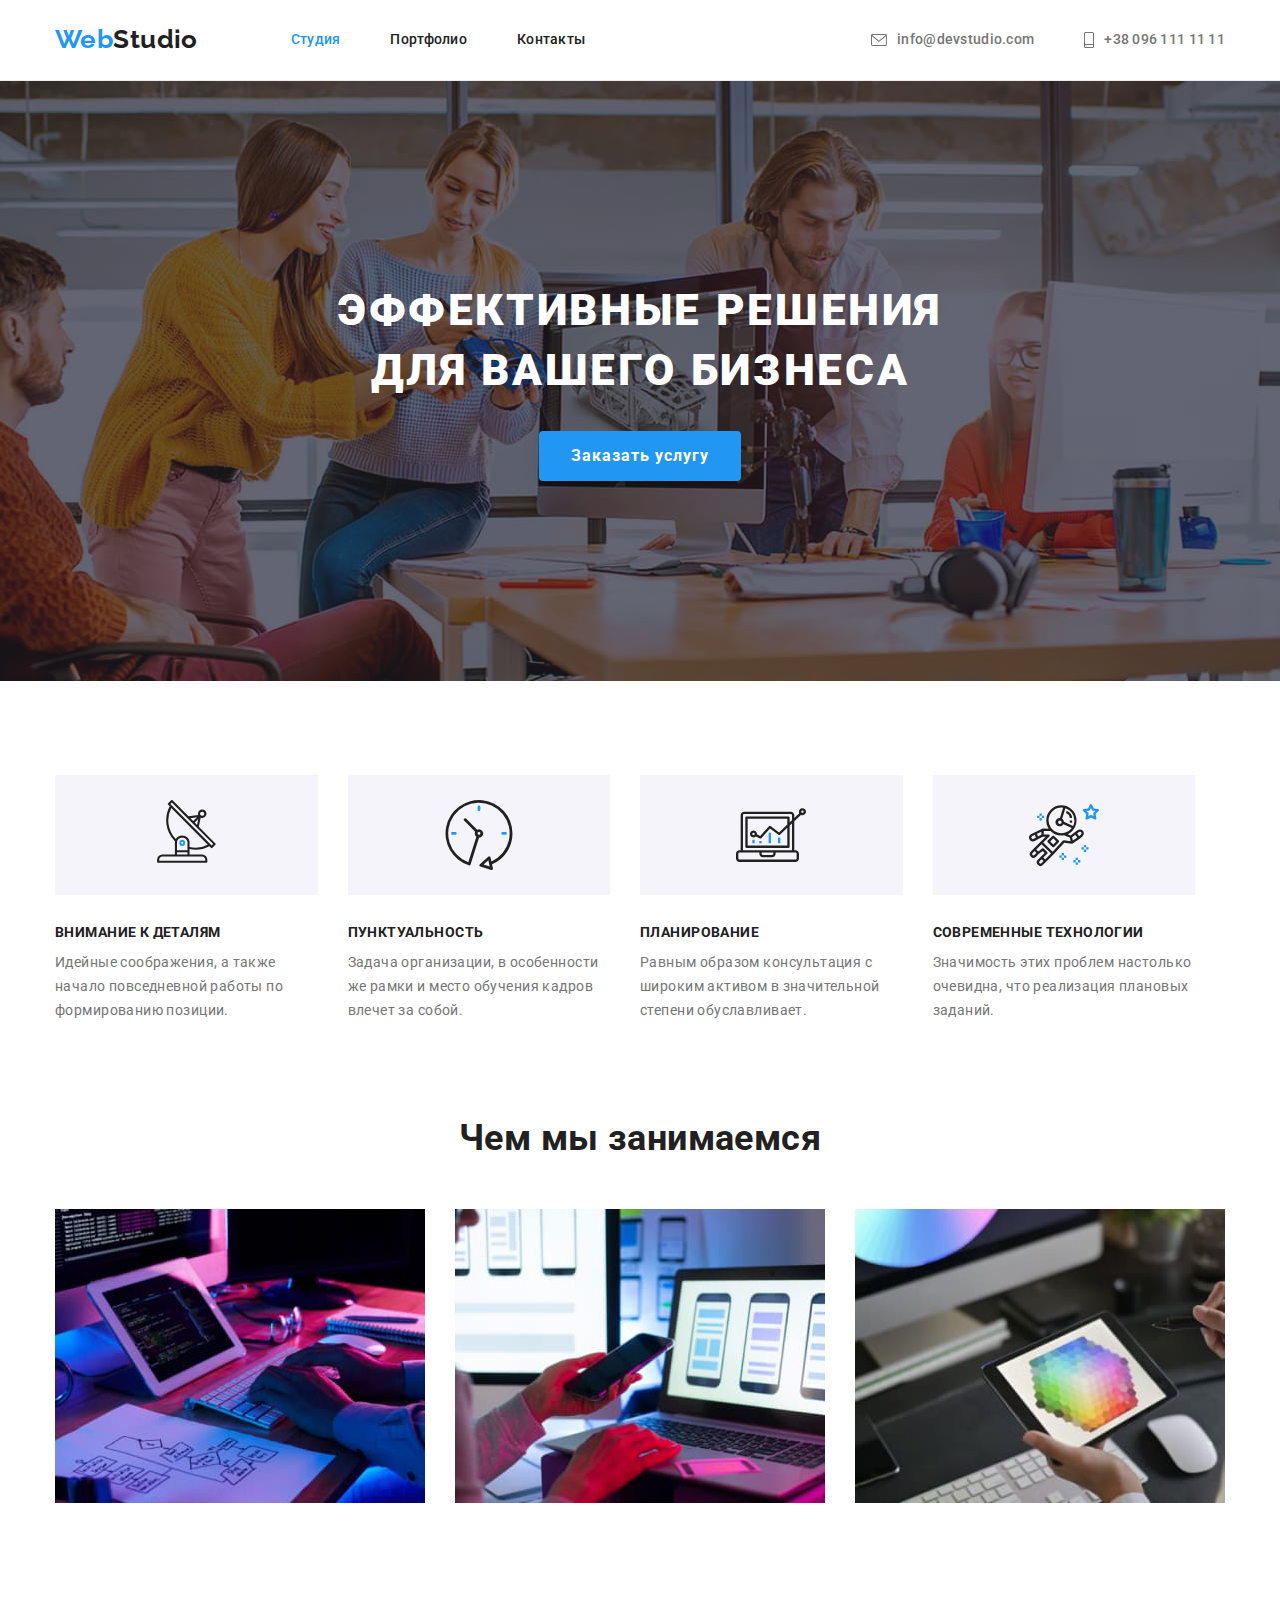
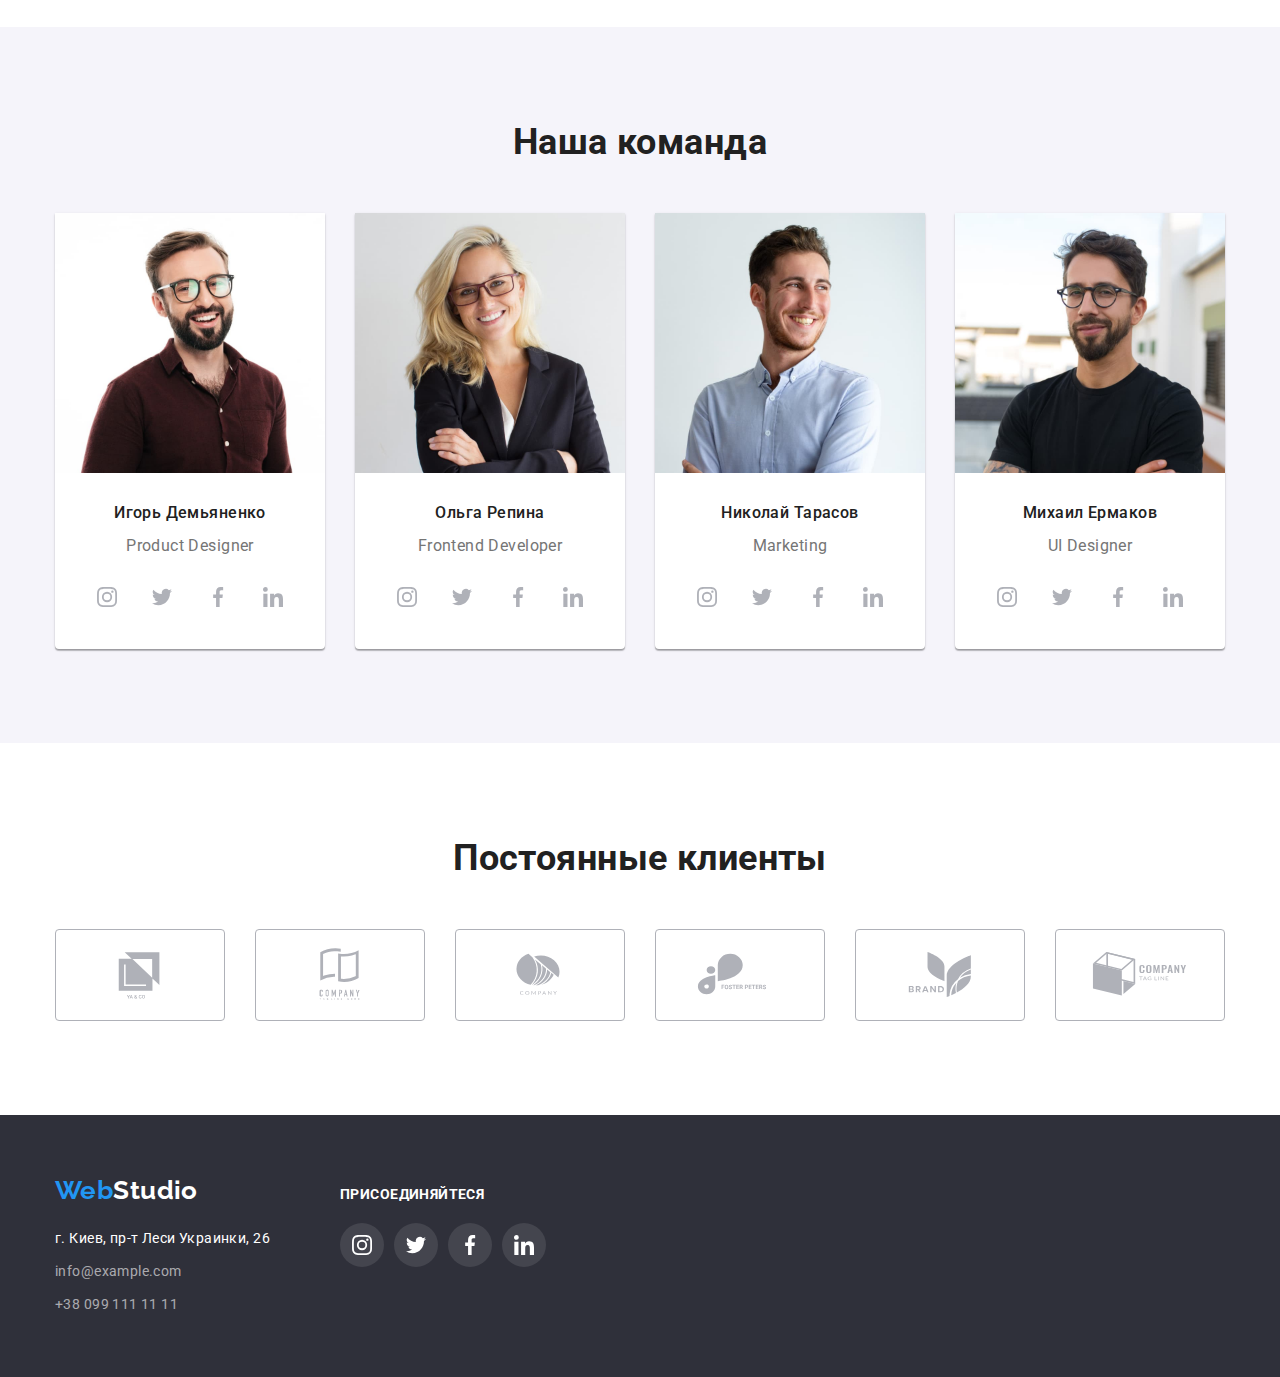
<file: index.html>
<!DOCTYPE html>
<html lang="ru">
<head>
    <meta charset="UTF-8">
    <meta http-equiv="X-UA-Compatible" content="IE=edge">
    <meta name="viewport" content="width=device-width, initial-scale=1.0">

    <link href="https://fonts.googleapis.com/css2?family=Raleway:wght@700&family=Roboto:wght@400;500;700;900&display=swap"
          rel="stylesheet"
      />
      <link rel="stylesheet" 
      href="https://cdnjs.cloudflare.com/ajax/libs/modern-normalize/1.1.0/modern-normalize.min.css">
   
    <link rel="stylesheet" href="css/styles.css"/>
   
    <title> ВебСтудия</title>
    </head >
<body>
             <!--Верхняя линия-->
    <header> 
      <div class="container header-nav">
             <!--Навигация-->
         <nav class="site-nav" >
             <a href="./index.html" class="logo">Web<span class="logo-black">Studio</span></a>
               <ul class="site-nav list ">
                <li class="item" ><a href="" class="link current">Студия</a></li>
                <li class="item" ><a href="./portfolio.html" class="link">Портфолио</a></li>
                <li class="item" ><a href="" class="link">Контакты</a></li>
           </ul>
         </nav>
           <ul class="nav-item list">
               <li class="item" >
                 <a class="link" href="mailto:info@devstudio.com">
                  <svg class="mail-icon" width="16" height="12">
                    <use href="./images/icons.svg#envelope"></use>
                  </svg> 
                  info@devstudio.com
                </a>
              </li>
               <li class="item">
              <a class="link" href="tel:+380961111111">
                <svg  class="phone-icon" width="10" height="16">
                  <use href="./images/icons.svg#phone"></use>
                </svg>
                +38 096 111 11 11
              </a>
            </li>
           </ul>
          </div>
    </header>
            <!--Уникальный контент-->
     <main>
             <!--Шапка-->
        <section class="hero text">
          <div class="container ">
            <h1 class="hero-title">ЭФФЕКТИВНЫЕ РЕШЕНИЯ ДЛЯ ВАШЕГО БИЗНЕСА  </h1>
                <button type="button" class="button-hero">Заказать услугу</button>
        </div>
              </section>
             <!--Особенности-->
        <section class="section ">
          <div class="container">
          <h2 class="section-title visually-hidden">Особенности</h2>
            <ul class="  list features ">
              <li class="item ">
              <div class="specifics" >             
                <svg  class="spf-icn"  width="70" height="70">
                  <use href="./images/icons.svg#antenna"></use>
                </svg>
              </div>
                  <h3 class="title">ВНИМАНИЕ К ДЕТАЛЯМ </h3>
                   <p class="text">Идейные соображения, а также<br>начало повседневной работы по <br>
                      формированию позиции.</p>
                    </li>
                <li class="item ">
              <div class="specifics">
                <svg  class="spf-icn" width="70" height="70">
                  <use href="./images/icons.svg#clock"></use>
                </svg>
              </div>
                  <h3 class="title">ПУНКТУАЛЬНОСТЬ</h3>
                   <p class="text">Задача организации, в особенности <br> же рамки и место обучения 
                     кадров <br> влечет за собой.</p>
                    </li>
                 <li class="item ">
              <div class="specifics">
                <svg  class="spf-icn" width="70" height="70">
                  <use href="./images/icons.svg#diagram"></use>
                </svg>
              </div>
                   <h3 class="title">ПЛАНИРОВАНИЕ </h3>
                   <p class="text">Равным образом консультация с <br> широким активом в значительной <br>
                      степени обуславливает.</p>
                    </li>
                <li class="item">
              <div class="specifics"> 
                <svg  class="spf-icn" width="70" height="70">
                  <use href="./images/icons.svg#astronaut"></use>
                </svg>   
              </div>              
                  <h3 class="title">СОВРЕМЕННЫЕ ТЕХНОЛОГИИ </h3>
                   <p class="text">Значимость этих проблем настолько <br> очевидна, что реализация 
                     плановых <br> заданий.</p>
                    </li>
            </ul>
          </div>
        </section>
             <!--Чем мы занимаемся-->
        <section class="section section-padding">
          <div class="container container-plus">
            <h2 class="section-title">Чем мы занимаемся</h2>
        <ul class="feature-list list">
           <li class="box">
             <img class="img" src="images/i11.jpg" alt="Верстка"
                    width="370" /></li>
           <li class="box">
             <img class="img" src="images/i21.jpg" alt="Дизайн" 
                    width="370" /></li>
           <li class="box">
             <img class="img" src="images/i31.jpg" alt="Оформление" 
                    width="370"/></li>
        </ul>
        </div>
        </section>
             <!--Наша команда-->
        <section class="section feature">
          <div class="container">
           <h2 class="section-title">Наша команда</h2>
             <ul class="feature-list list">
                 <li class="team-card">
                   <img class="img" src="images/img21.jpg" alt="Игорь Демьяненко" 
                          width="270"/>
                   <div class="item">
                     <h3 class="title ">Игорь Демьяненко</h3>
                           <p class="text-list item">Product Designer</p>
                   </div>
          <ul class="social-media list">
              <li class="social-item">
                  <a class="social-link" href=""  >
                    <svg class="social-icon" width="20" height="20">
                          <use href="./images/icons.svg#instagram"></use>
                    </svg>
                      </a>
                  </li>
                  <li class="social-item">
                    <a class="social-link" href="">
                      <svg class="social-icon" width="20" height="20">
                        <use href="./images/icons.svg#twitter"></use>
                      </svg>
                    </a>
                </li>
                <li class="social-item">
                  <a class="social-link" href="">
                    <svg class="social-icon" width="20" height="20">
                      <use href="./images/icons.svg#facebook"></use>
                    </svg>
                  </a>
              </li>
              <li class="social-item">
                <a class="social-link" href="">
                  <svg class="social-icon" width="20" height="20">
                    <use href="./images/icons.svg#linkedin"></use>
                  </svg>
                </a>
            </li>
                </ul>
              </li>
                 <li class="team-card">
                   <img class="img" src="images/img22.jpg" alt="Ольга Репина" 
                          width="270" />
                   <div class="item">
                     <h3 class="title">Ольга Репина</h3>
                            <p class="text-list item">Frontend Developer</p>
                   </div>
                   <ul class="social-media list">
                    <li class="social-item">
                        <a class="social-link" href="" >
                          <svg class="social-icon" width="20" height="20">
                                <use href="./images/icons.svg#instagram"></use>
                          </svg>
                            </a>
                        </li>
                        <li class="social-item">
                          <a class="social-link" href="">
                            <svg class="social-icon" width="20" height="20">
                              <use href="./images/icons.svg#twitter"></use>
                            </svg>
                          </a>
                      </li>
                      <li class="social-item">
                        <a class="social-link" href="">
                          <svg class="social-icon" width="20" height="20">
                            <use href="./images/icons.svg#facebook"></use>
                          </svg>
                        </a>
                    </li>
                    <li class="social-item">
                      <a class="social-link" href="">
                        <svg class="social-icon" width="20" height="20">
                          <use href="./images/icons.svg#linkedin"></use>
                        </svg>
                      </a>
                  </li>
                      </ul>
                  </li>
                 <li class="team-card">
                   <img class="img" src="images/img23.jpg" alt="Николай Тарасов" 
                          width="270"/>
                   <div class="item">
                       <h3 class="title">Николай Тарасов</h3>
                            <p class="text-list item">Marketing</p>
                   </div>
                   <ul class="social-media list">
                    <li class="social-item">
                        <a class="social-link" href="" >
                          <svg class="social-icon" width="20" height="20">
                                <use href="./images/icons.svg#instagram"></use>
                          </svg>
                            </a>
                        </li>
                        <li class="social-item">
                          <a class="social-link" href="">
                            <svg class="social-icon" width="20" height="20">
                              <use href="./images/icons.svg#twitter"></use>
                            </svg>
                          </a>
                      </li>
                      <li class="social-item">
                        <a class="social-link" href="">
                          <svg class="social-icon" width="20" height="20">
                            <use href="./images/icons.svg#facebook"></use>
                          </svg>
                        </a>
                    </li>
                    <li class="social-item">
                      <a class="social-link" href="">
                        <svg class="social-icon" width="20" height="20">
                          <use href="./images/icons.svg#linkedin"></use>
                        </svg>
                      </a>
                  </li>
                      </ul>
                </li>
                 <li class="team-card">
                   <img class="img" src="images/img24.jpg" alt="Михаил Ермаков"
                          width="270" />
                   <div class="item">
                       <h3 class="title">Михаил Ермаков</h3>
                            <p class="text-list item">UI Designer</p>
                  </div>
                  <ul class="social-media list">
                    <li class="social-item">
                        <a class="social-link" href="" >
                          <svg class="social-icon" width="20" height="20">
                                <use href="./images/icons.svg#instagram"></use>
                          </svg>
                            </a>
                        </li>
                        <li class="social-item">
                          <a class="social-link" href="">
                            <svg class="social-icon" width="20" height="20">
                              <use href="./images/icons.svg#twitter"></use>
                            </svg>
                          </a>
                      </li>
                      <li class="social-item">
                        <a class="social-link" href="">
                          <svg class="social-icon" width="20" height="20">
                            <use href="./images/icons.svg#facebook"></use>
                          </svg>
                        </a>
                    </li>
                    <li class="social-item">
                      <a class="social-link" href="">
                        <svg class="social-icon" width="20" height="20">
                          <use href="./images/icons.svg#linkedin"></use>
                        </svg>
                      </a>
                  </li>
                      </ul>
                </li>
               </ul>
          </div> 
        </section>
        <!-- Постоянные клиенты -->
        <section class="clients section">
          <div class="container">
            <h2 class="section-title">Постоянные клиенты</h2>
            <ul class="clients-item list" >
            <li class="clients-icons">
              <a class="clients-link " href="">
                <svg class="client-icon" width="106" height="60">
                  <use href="./images/icons.svg#company1"></use>
                </svg>
              </a>
            </li>
            <li class="clients-icons">
              <a class="clients-link" href="">
                <svg class="client-icon" width="106" height="60">
                  <use href="./images/icons.svg#company2"></use>
                </svg>
              </a>
            </li>
            <li class="clients-icons">
              <a class="clients-link" href="">
                <svg class="client-icon" width="106" height="60">
                  <use href="./images/icons.svg#company3"></use>
                </svg>
              </a>
            </li>
            <li class="clients-icons">
              <a class="clients-link" href="">
                <svg class="client-icon" width="106" height="60">
                  <use href="./images/icons.svg#company4"></use>
                </svg>
              </a>
            </li>
            <li class="clients-icons">
              <a class="clients-link" href="">
                <svg class="client-icon" width="106" height="60">
                  <use href="./images/icons.svg#company5"></use>
                </svg>
              </a>
            </li>
            <li class="clients-icons">
              <a class="clients-link" href="">
                <svg class="client-icon" width="106" height="60">
                  <use href="./images/icons.svg#company6"></use>
                </svg>
              </a>
            </li>
            </ul>
          </div>
        </section>
     </main>
                 <!--Подвал-->
     <footer class="footer">
           <div class="container wrap">
             <div>
                <!-- Футер-лого-->
               <a href="./index.html" class="footer-logo ">Web<span class="footerlogo-white">Studio</span></a>
                <!--Address-->
          <address > 
            <ul class="footer-item list ">
              <li class="item"> 
                <a  class="link-white "  href="https://bit.ly/3pXMvUd" target="_blank" rel="noopener noreferrer">
                г. Киев, пр-т Леси Украинки, 26</a></li>
              <li class="item">
                <a class="link " href="mailto:info@devstudio.com">info@example.com</a></li>
              <li >
                <a class="link " href="tel:+380991111111">+38 099 111 11 11</a></li>
            </ul>
          </address>
        </div>
          <div  class="social-ftr">
            <p>ПРИСОЕДИНЯЙТЕСЯ</p>
            <ul class="social-ftr-media list">
              <li class="social-ftr-item">
                  <a class="social-ftr-link" href=""  >
                    <svg class="social-ftr-icon" width="20" height="20">
                          <use href="./images/icons.svg#instagram"></use>
                    </svg>
                      </a>
                  </li>
                  <li class="social-ftr-item">
                    <a class="social-ftr-link" href="">
                      <svg class="social-ftr-icon" width="20" height="20">
                        <use href="./images/icons.svg#twitter"></use>
                      </svg>
                    </a>
                </li>
                <li class="social-ftr-item">
                  <a class="social-ftr-link" href="">
                    <svg class="social-ftr-icon" width="20" height="20">
                      <use href="./images/icons.svg#facebook"></use>
                    </svg>
                  </a>
              </li>
              <li class="social-ftr-item">
                <a class="social-ftr-link" href="">
                  <svg class="social-ftr-icon" width="20" height="20">
                    <use href="./images/icons.svg#linkedin"></use>
                  </svg>
                </a>
            </li>
                </ul>
          </div>
        </div>
     </footer>
</body>
</html>
</file>
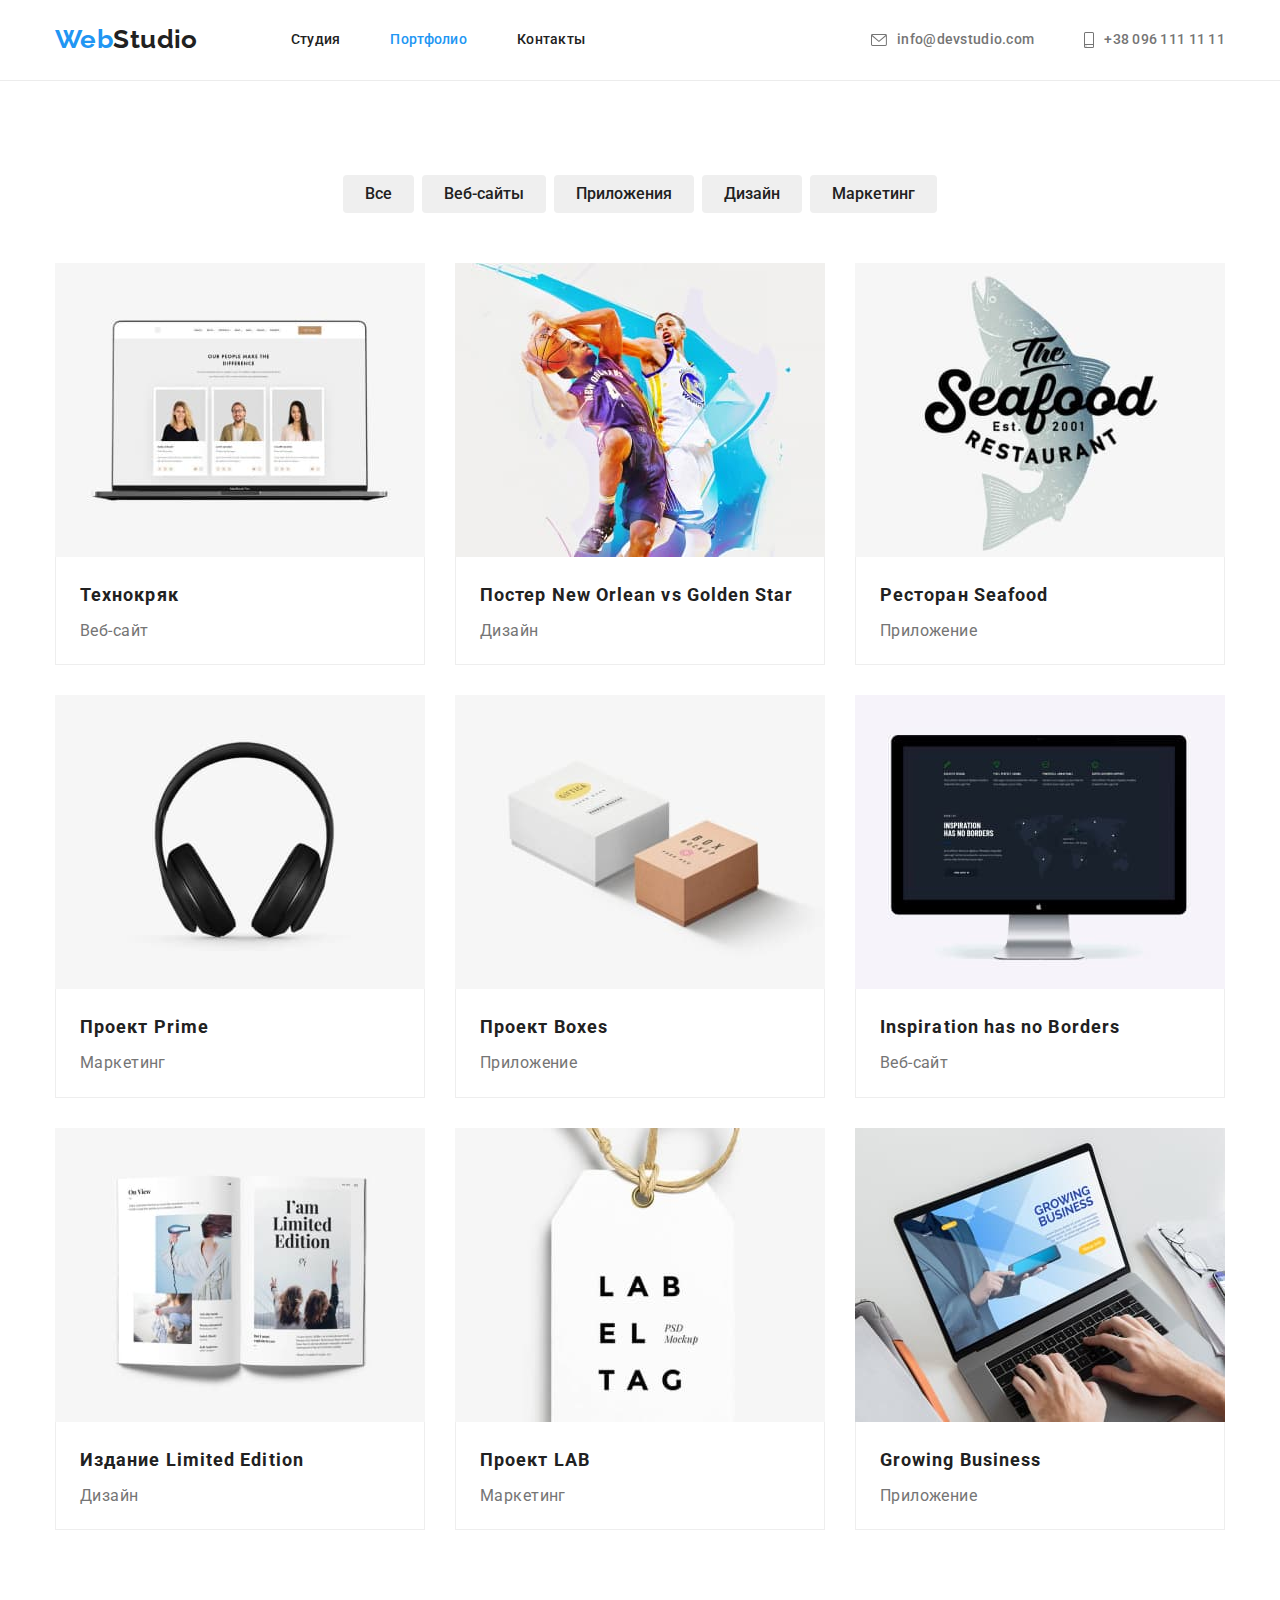
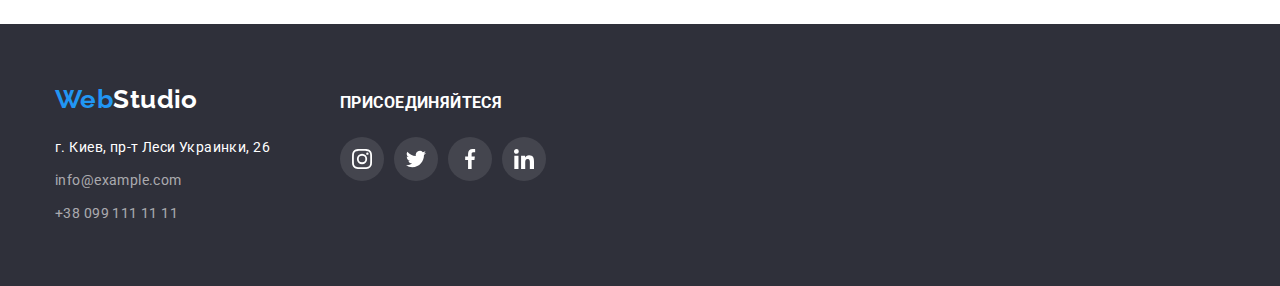
<file: portfolio.html>
<!DOCTYPE html>
<html lang="ru">
<head>
    <meta charset="UTF-8">
    <meta http-equiv="X-UA-Compatible" content="IE=edge">
    <meta name="viewport" content="width=device-width, initial-scale=1.0">

    <link href="https://fonts.googleapis.com/css2?family=Raleway:wght@700&family=Roboto:wght@400;500;700;900&display=swap"
          rel="stylesheet" />
     <link rel="stylesheet" 
          href="https://cdnjs.cloudflare.com/ajax/libs/modern-normalize/1.1.0/modern-normalize.min.css">
    <link rel="stylesheet" href="css/styles.css"/>
    
    <title>Портфолио</title>
    </head>
<body>
    <header >
        <!--Навигация-->
        <div class="container header-nav">
               <nav class="site-nav item">
            <a href="./index.html" class="logo">Web<span class="logo-black">Studio</span></a>
              <ul class="site-nav list ">
                <li class="item"><a href="./index.html" class="link">Студия</a></li>
                <li class="item"><a href="./portfolio.html" class="link current">Портфолио</a></li>
                <li class="item"><a href="" class="link">Контакты</a></li>
              </ul>
               </nav>
        <ul class="nav-item list">
          <li class="item" >
            <a class="link" href="mailto:info@devstudio.com">
             <svg class="mail-icon" width="16" height="12">
               <use href="./images/icons.svg#envelope"></use>
             </svg> 
             info@devstudio.com
           </a>
         </li>
          <li class="item">
         <a class="link" href="tel:+380961111111">
           <svg  class="phone-icon" width="10" height="16">
             <use href="./images/icons.svg#phone"></use>
           </svg>
           +38 096 111 11 11
         </a>
       </li>
      </ul>
        </div>
      </header>
    <main>
        <!--Наши роботы-->
            <section class="section">
                <div class="container ">
            <h1 class="visually-hidden">Портфолио</h1>
        <!--Фильтр-->
        <ul class="list link  button-center">
            <li class="item">
                <button type="button"  class=" button-item"  >Все</button>
            </li>
            <li class="item">
                <button type="button"  class=" button-item" >Веб-сайты</button>
            
            </li>
            <li class="item">
                <button type="button"  class=" button-item"  >Приложения</button>
            </li>
            <li class="item">
                <button type="button"  class=" button-item"  >Дизайн</button>
            </li>
            <li class="item">
                <button type="button"  class=" button-item" >Маркетинг</button>
            </li> 
        </ul>
        <ul class=" project-cards list">
            <li class="project-item">
                <a class="our-projects" href="#" >
                <img class="img" src="images/project1.jpg" alt="Технокряк"
                     width="370"/>
                  <div class="btm-border">
                     <h2 class="subtitle-portfolio">Технокряк</h2>
                        <p class="text-list">Веб-сайт</p>
                 </div>     
                </a>
            </li>
            <li class="project-item">
                <a href="#" class="our-projects">
                <img class="img" src="images/project2.jpg" alt="Постер New Orlean vs Golden Star"
                     width="370"/>
                  <div class="btm-border">
                     <h2 class="subtitle-portfolio">Постер New Orlean vs Golden Star</h2>
                        <p class="text-list">Дизайн</p>
                  </div>
                </a>
            </li>
            <li class="project-item">
                <a href="#" class="our-projects">
                <img class="img" src="images/project3.jpg" alt="Ресторан Seafood"
                     width="370"/>
                  <div class="btm-border">
                     <h2 class="subtitle-portfolio">Ресторан Seafood</h2>
                        <p class="text-list">Приложение</p>
                  </div>
                </a>
            </li>
            <li class="project-item">
                <a href="#" class="our-projects">
                <img class="img" src="images/project4.jpg" alt="Проект Prime"
                     width="370"/>
                  <div class="btm-border">
                     <h2 class="subtitle-portfolio">Проект Prime</h2>
                        <p class="text-list">Маркетинг</p>
                  </div>
                </a>
            </li>
            <li class="project-item">
                <a href="#" class="our-projects">
                <img class="img" src="images/project5.jpg" alt="Проект Boxes"
                     width="370"/>
                   <div class="btm-border">
                     <h2 class="subtitle-portfolio">Проект Boxes</h2>
                        <p class="text-list">Приложение</p>
                   </div>
                </a>
            </li>
            <li class="project-item">
                <a href="#" class="our-projects">
                <img class="img" src="images/project6.jpg" alt="Inspiration has no Borders"
                     width="370"/>
                  <div class="btm-border">
                     <h2 class="subtitle-portfolio">Inspiration has no Borders</h2>
                        <p class="text-list">Веб-сайт</p>
                  </div>
                </a>
            </li>
            <li class="project-item">
                 <a href="#" class="our-projects">
                <img class="img" src="images/project7.jpg" alt="Издание Limited Edition"
                     width="370"/>
                  <div class="btm-border">
                     <h2 class="subtitle-portfolio">Издание Limited Edition</h2>
                        <p class="text-list">Дизайн</p>
                  </div>
                    </a>
            </li>
            <li class="project-item">
                <a href="#" class="our-projects">
                <img class="img" src="images/project8.jpg" alt="Проект LAB"
                     width="370"/>
                  <div class="btm-border">
                     <h2 class="subtitle-portfolio">Проект LAB</h2>
                        <p class="text-list">Маркетинг</p>
                  </div>
                </a>
            </li>
            <li class="project-item">
                <a href="#" class="our-projects">
                <img class="img" src="images/project9.jpg" alt="Growing Business"
                     width="370"/>
                  <div class="btm-border">
                     <h2 class="subtitle-portfolio">Growing Business</h2>
                        <p class="text-list">Приложение</p>
                  </div>
                    </a>
            </li>
        </ul>
      </div>
    </section>
    </main>
           <!--Подвал-->
           <footer class="footer">
            <div class="container wrap">
              <div>
                 <!-- Футер-лого-->
                <a href="./index.html" class="footer-logo ">Web<span class="footerlogo-white">Studio</span></a>
                 <!--Address-->
           <address > 
             <ul class="footer-item list ">
               <li class="item"> 
                 <a  class="link-white "  href="https://bit.ly/3pXMvUd" target="_blank" rel="noopener noreferrer">
                 г. Киев, пр-т Леси Украинки, 26</a></li>
               <li class="item">
                 <a class="link " href="mailto:info@devstudio.com">info@example.com</a></li>
               <li >
                 <a class="link " href="tel:+380991111111">+38 099 111 11 11</a></li>
             </ul>
           </address>
         </div>
           <div  class="social-ftr">
             <h3>ПРИСОЕДИНЯЙТЕСЯ</h3>
             <ul class="social-ftr-media list">
               <li class="social-ftr-item">
                   <a class="social-ftr-link" href=""  >
                     <svg class="social-ftr-icon" width="20" height="20">
                           <use href="./images/icons.svg#instagram"></use>
                     </svg>
                       </a>
                   </li>
                   <li class="social-ftr-item">
                     <a class="social-ftr-link" href="">
                       <svg class="social-ftr-icon" width="20" height="20">
                         <use href="./images/icons.svg#twitter"></use>
                       </svg>
                     </a>
                 </li>
                 <li class="social-ftr-item">
                   <a class="social-ftr-link" href="">
                     <svg class="social-ftr-icon" width="20" height="20">
                       <use href="./images/icons.svg#facebook"></use>
                     </svg>
                   </a>
               </li>
               <li class="social-ftr-item">
                 <a class="social-ftr-link" href="">
                   <svg class="social-ftr-icon" width="20" height="20">
                     <use href="./images/icons.svg#linkedin"></use>
                   </svg>
                 </a>
             </li>
                 </ul>
           </div>
         </div>
      </footer>
</body>
</html>
</file>
<file: css/styles.css>
/* основной цвет текста   #757575 */
/* вторичный цвет текста  #212121 */
/* акцент  #2196F3  */
/* синий   #188CE8 */
/* белый   #FFFFFF  */
/* белый 60%   rgba(255, 255, 255, 0.6); */

/* основной цвет фона  #FFFFFF   */
/* вторичный цвет фона  #2F303A */
/* светло серый фон   #F5F4FA  */
/* темно-серый фон   #E5E5E5  */
/* цвет иконок #AFB1B8 */

html{
    box-sizing: border-box;
}
*,*::before,
*::after{
    box-sizing: inherit;
}

:root{
    --primary-text-color:#757575 ;
    --title-text-color: #212121;
    --primary-white-color: #FFFFFF;
    --accent-color: #2196F3;
    --blue-color: #188CE8 ;
    --secondary-bg-color: #2F303A;
    --light-grey-bg-color: #F5F4FA;
    --dark-grey-bg-color: #E5E5E5;
    --background-content: #AFB1B8;
    --white-rgba:rgba(255, 255, 255, 0.6);
}

body {
    margin: 0;
    background-color: var(--primary-white-color);

    color: var(--primary-text-color);
    font-family: Roboto, sans-serif;
    font-size: 14px;
    line-height: 1.71;
    letter-spacing: 0.03em; 
}

header {
    border-bottom: 1px solid #ececec;
}
  
.container{
    width: 1200px;
    margin: 0 auto;
    padding: 0 15px;   
}

p {
    display: block;
    margin-block-start: 1em;
    margin-block-end: 1em;
    margin-inline-start: 0px;
    margin-inline-end: 0px;
}

/* Утилиты */

.list {
    list-style: none;
}

ul{
    padding-inline-start: 0px;
    margin-block-start: 1em;
    margin-block-end: 1em;
}

h1,
h2,
h3,
h4,
h5,
h6,
ul,
p{
    margin: 0;
    padding: 0;
}

.visually-hidden { 
    position: absolute; 
    width: 1px; 
    height: 1px; 
    margin: -1px; 
    border: 0; 
    padding: 0; 
    white-space: nowrap; 
    clip-path: inset(100%); 
    clip: rect(0 0 0 0); 
    overflow: hidden; 
} 

.img{
    display: block;
    max-width: 100%;
    height: auto; 
}

/* Header */

/* Header-nav */

.header-nav{
    display: flex;
    align-items: center;

}

/* Logo */

.logo {
    padding-top: 24px;
    padding-bottom: 25px;
    margin-right: 93px;

    color: var(--accent-color);
    font-family: Raleway, sans-serif;
    
    font-weight: 700;
    font-size: 26px;
    line-height: 1.19;
    text-decoration: none;   
} 

.logo-black {
    color: var(--title-text-color);
}

/* Site-nav*/

.site-nav{
    display: flex;
}

.site-nav .item:not(:last-child){
    margin-right: 50px;
}

.site-nav .link {
    display: block;
    padding-top: 32px;
    padding-bottom: 32px;

    color: var(--title-text-color);
    
    font-weight: 500;
    font-size: 14px;
    line-height: 1.14 ;
    font-family: inherit;
    letter-spacing: 0.02em;
    text-decoration: none;  
}

.site-nav .link:hover,
.site-nav .link:focus {
    color: var(--accent-color);
}

.site-nav .link.current{
    color: var(--accent-color);
}

/* Nav-item */

.nav-item{
    display: flex;  
    margin-left: auto;
}

.nav-item .item:not(:last-child){
    margin-right: 50px;
}

.nav-item .link {
    padding: 32px 0;

    color: var(--primary-text-color);
    
    font-weight: 500;
    font-size: 14px;
    line-height: 1.14;
    letter-spacing: 0.02em;
    text-decoration: none;  
}

.nav-item .link:hover,
.nav-item .link:focus {
    color: var(--accent-color);
}

.item .link{
    display: flex;
    align-items: center;
    text-decoration: none;
}

.mail-icon,
.phone-icon{
    margin-right: 10px;
    fill: var(--primary-text-color);   
}

.link:hover .phone-icon,
.link:focus .phone-icon,
.link:hover .mail-icon,
.link:focus .mail-icon {
    color: var(--accent-color);
    fill: var(--accent-color);
}

/* Hero */

.hero{
    background-color: var(--secondary-bg-color);
    text-align: center;
    max-width: 1600px;
    height: 600px;
    margin-right: auto;
    margin-left: auto;
    background-image: linear-gradient( to top, 
    rgba(47, 48, 58, 0.4), 
    rgba(47, 48, 58, 0.4)),
      url(../images/header.jpg);
    background-repeat: no-repeat;
    background-position: center;
}

.hero-title {
    width: 696px;
    margin:0 auto;
    padding-top: 200px;
    margin-bottom: 30px;
    color: var(--primary-white-color);

    font-weight:900;
    font-size: 44px ;
    line-height: 1.36 ;
    text-align: center ;
    letter-spacing: 0.06em;
}

/* Button-hero */

.button-hero {
    border-radius: 4px;
    border: none;
    padding: 10px 32px;
    box-shadow: 0px 4px 4px rgba(0, 0, 0, 0.15);

    background-color: var(--accent-color);
    color: var(--primary-white-color);

    font-weight: 700;
    Font-size: 16px;
    Line-height: 1.88;
    cursor: pointer;
    letter-spacing: 0.06em;      
}

.button-hero:hover,
.button-hero:focus{
   background-color: var(--blue-color);
}

/* Section */

.section{
    padding-top: 94px ;
    padding-bottom: 94px ;
}

.section-padding{
    padding-top: 0;
}

.section-title {
    margin-bottom: 50px;
    color: var(--title-text-color);
    
    font-weight: 700; 
    font-size: 36px;
    line-height: 1.17;
    text-align: center ;
}
/*  Features */

/* Особенности */

.features{
    display: flex; 
}

.features .item{
    width: 270px;
    margin-right: 30px;
}

.features.item:nth-child(4n){
    margin-right: 0;
}

.features .title{
    margin-bottom: 10px;
    color: var(--title-text-color);
   
    font-weight: 700 ;
    font-size: 14px ;
    line-height: 1.14 ;            
}

.specifics{
    display: flex;
    background: var(--light-grey-bg-color);
    align-items: center;
    justify-content: center;
    height: 120px;
    margin-bottom: 30px;
}

/* Чем мы занимаемся */

.feature-list{
    display: flex;
    flex-wrap: wrap;
}

.box{width: calc((100% - 60px)/3);
    margin-right: 30px;
}

.box:nth-child(3n){
    margin-right: 0;
}

.box:nth-last-child(-n+3){
    margin-bottom: 0;
}

/* Наша команда */

.team-card{
    width: calc((100% - 90px)/4);
    margin-right: 30px;

    background-color: var(--primary-white-color);
    box-shadow: 0px 1px 3px rgb(0 0 0 / 12%), 0px 1px 1px rgb(0 0 0 / 14%),
    0px 2px 1px rgb(0 0 0 / 20%);
    border-radius: 0px 0px 4px 4px;
}

.team-card:nth-child(4n){
    margin-right: 0;
}

.team-card:nth-last-child(-n+4){
    margin-bottom: 0;
}

.feature-list .title { 
    margin-bottom: 10px;

    color: var(--title-text-color);
    font-weight: 500;
    font-size: 16px;
    line-height: 1.19;
}

.feature-list .text{
    color: var(--primary-text-color);
    font-size: 14px ;
    line-height: 1.71;
}

.feature-list .img{
    margin-top: 0;
    margin-bottom: 30px;
}

.feature{
    background-color:var(--light-grey-bg-color) ;
}

.feature-list .item{
    margin-top: 0;
    margin-bottom: 16px;
    text-align: center;
}

.social-media{
    display: flex;
    flex-wrap: nowrap;
    justify-content: space-between;
    margin-left: 30px;
    margin-right: 30px;
    margin-bottom: 30px;
    text-decoration: none;
}

.social-link {
    display: flex;
    width: 44px;
    height: 44px;
    align-items: center;
    justify-content: center;
    color: var(--primary-white-color);
    fill: var(--background-content);
    border-radius: 50%;
    cursor: pointer;
}

.social-link:hover,
.social-link:focus{
    background-color: var(--accent-color);
    fill: var(--primary-white-color);
    border-radius: 50%;
}

/* Постоянные клиенты */

.clients-item {
    display: flex;
    flex-wrap: nowrap;
}

.clients-item .clients-icons:not(:last-child){
    margin-right: 30px;
}

.clients-link{
    display: flex;
    width: 170px;
    height: 92px;
    align-items: center;
    justify-content: center;
    fill: var(--background-content);
    border: 1px solid var(--background-content);
    border-radius: 4px;
    cursor: pointer;
}

.clients-link:hover,
.clients-link:focus{
    fill: var(--accent-color);
   border-color: var(--accent-color);
   outline: none;
}


/* Portfolio */

/* Фильтр */

.button-center{
    display: flex;
    justify-content: center;
}

.button-center .item:not(:last-child){
    margin-right: 8px;
}

.button-item{
    padding: 6px 22px; 
    border-radius: 4px;
    border: none;
 
     
    color: var(--title-text-color);

    font-weight: 500;
    font-size: 16px;
    line-height: 1.63;
    font-family: inherit;
    cursor: pointer; 
}

.button-item:hover,
.button-item:focus {
    background-color: var(--blue-color);
    color: var(--primary-white-color);
    box-shadow: 0px 3px 1px rgb(0 0 0 / 10%), 0px 1px 2px rgb(0 0 0 / 8%), 0px 2px 2px rgb(0 0 0 / 12%);
}

/* Проекти */

.project-cards{
    display: flex;
    flex-wrap: wrap;
    margin-top: 50px;
}

.project-item{
    width: calc((100% - 60px)/3);
    margin-right: 30px;
    margin-bottom: 30px;
}
.our-projects{
    display: block;
}

.our-projects:hover,
.our-projects:focus{
    box-shadow: 0px 4px 4px rgba(0, 0, 0, 0.25);
}

.project-item:nth-child(3n){
    margin-right: 0;
}
.project-item:nth-last-child(-n+3){
    margin-bottom: 0;
}
.btm-border {
    border-bottom: 1px solid #eeeeee;
    border-left: 1px solid #eeeeee;
    border-right: 1px solid #eeeeee;

    padding: 20px 24px;  
}

.subtitle-portfolio{
    margin-bottom: 4px;
    color: var(--title-text-color);

    font-weight: 700;  
    font-size: 18px; 
    line-height: 2; 
    letter-spacing: 0.06em; 
}

.text-list{
    color: var(--primary-text-color);
     
    font-size: 16px;
    line-height: 1.71;   
}

.our-projects{
    text-decoration: none;  
}

.bgr-portfolio{
    background-color: var(--primary-white-color);
}

/* Футер */

/* Логотип футера */

.footer-logo{

    color: var(--accent-color);
    font-family: Raleway, sans-serif;
    font-weight: 700;
    font-size: 26px;
    line-height: 1.19;
    text-decoration: none;
}

.footerlogo-white{
    margin-bottom: 20px;
    color:var(--primary-white-color);
}

.footer{
    background-color: var(--secondary-bg-color);
    padding-top: 60px;
    padding-bottom: 60px;
}

.footer-item{
     margin-top: 20px;
}

.link-white{
    color: var(--primary-white-color);
    font-style: normal;
    text-decoration: none;
}

.footer .item{
    margin-bottom: 9px;
}

/* Адрес */

.footer-item .link  {
    font-size: 14px;
    line-height:1.7;
    color:var(--white-rgba);
    font-style: normal;
    text-decoration: none;
}

/* Адрес: ховер/фокус */

.footer-item .link:hover,
.footer-item .link:focus {
    color: var(--accent-color);
}

.footer-item .link-white:hover,
.footer-item .link-white:focus {
    color: var(--accent-color);
}

/* Присоединяйтесь */

.wrap{
    display: flex;
    align-items: baseline;
}

.div{
    display: block;
}

.social-ftr{
    margin-left: 70px;
    color: var(--primary-white-color);
}

.social-ftr p{
    font-weight: 700;
    font-size: 14px;
    line-height: 1.14;
    text-transform: uppercase;
}

.social-ftr-media{
    display: flex;
    flex-wrap: nowrap;
    justify-content: left;
    margin-top: 20px;

}

.social-ftr-link{
    display: flex;
    width: 44px;
    height: 44px;
    align-items: center;
    justify-content: center;
    background-color: rgba(255, 255, 255, 0.1);
    fill: var(--primary-white-color);
    border-radius: 50%;
    cursor: pointer;
}

.social-ftr .social-ftr-item:not(:last-child){
    margin-right: 10px;
}

.social-ftr-link:hover,
.social-ftr-link:focus{
    background-color: var(--accent-color);
    fill: var(--primary-white-color);
    border-radius: 50%;
}
</file>
